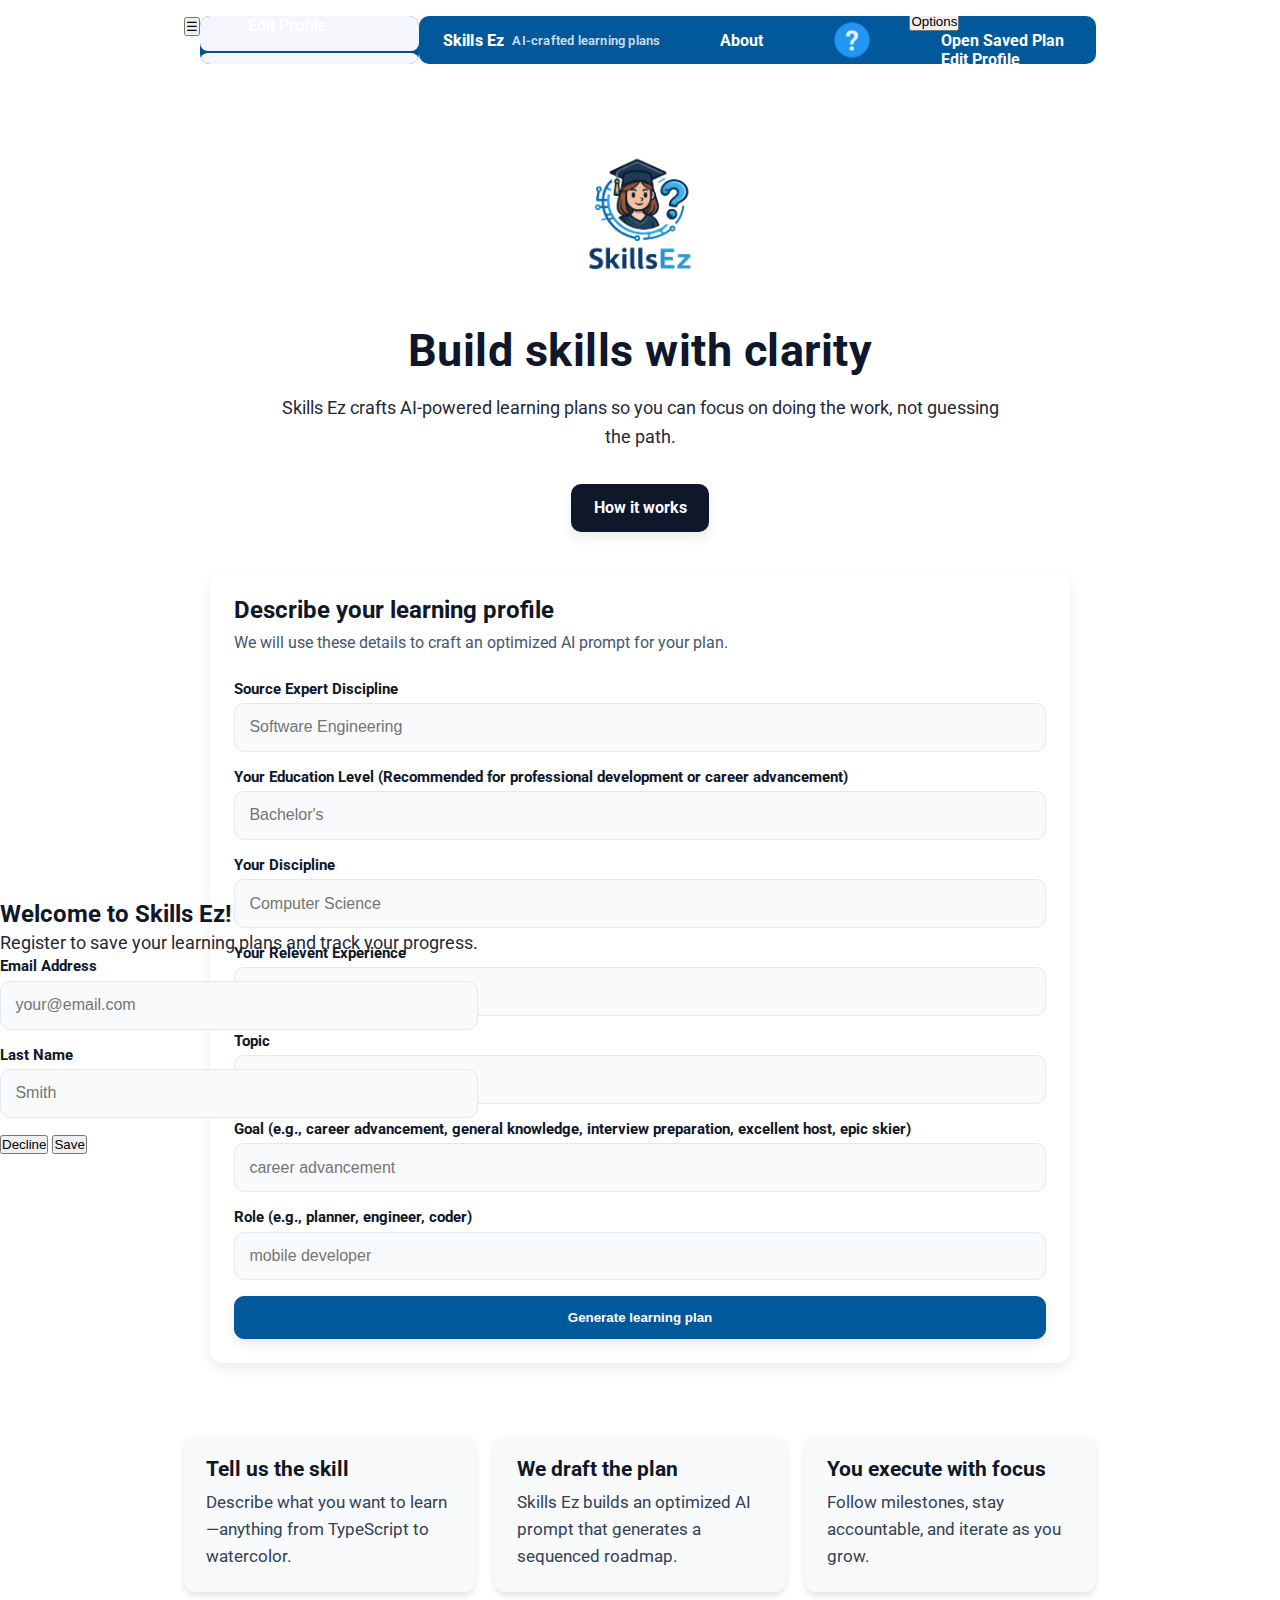
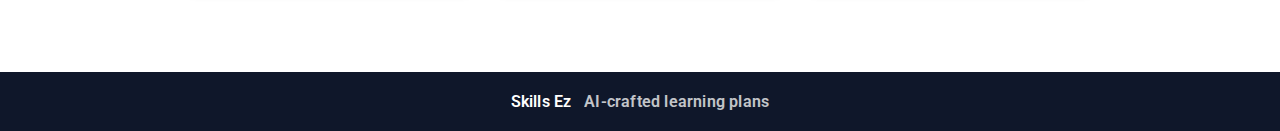
<file: lib/index.html>
<!DOCTYPE html>
<html lang="en">
<head>
    <meta charset="UTF-8">
    <meta name="viewport" content="width=device-width, initial-scale=1.0">
    <title>Skills Ez AI-crafted learning plans</title>
    <link rel="stylesheet" href="styles.css">
    <link href="https://fonts.googleapis.com/css?family=Roboto" rel="stylesheet">
</head>
<body>
    <script>
        // Set environment configuration - change to 'prod' for production
        window.ENVIRONMENT = 'dev'; // 'dev' or 'prod'
    </script>
    <div class="main">
        <header>
            <!--    Mobile Header -->
            <div class="mobile-header" id="mobile-header">
                <button class="hamburger" id="hamburger-toggle">☰</button>
            </div>

            <nav class="navbar-menu" id="navbar-menu">
                <ul>                                
                    <li><a href="#" onclick="viewSavedPlans()">Open Saved Plan</a></li>
                    <li><a href="#" onclick="editProfile()">Edit Profile</a></li>
                    <li><a href="pages/about.html">About</a></li>
                    <li><a href="pages/help.html">Help</a></li>    
                </ul>
            </nav>

            <!-- Desktop Navbar -->
            <nav class="navbar" id="navbar">
                <div class="brand">
                    <span>Skills Ez</span>
                    <small>AI-crafted learning plans</small>
                </div>
                <div><a href="pages/about.html">About</a></div>
                <div><a href="pages/help.html">
                    <img src="assets/images/icons8-help-48.png" alt="Example Website Icon" style="width:42px;height:42px;">
                </a></div>
                <div class="dropdown">
                <button class="dropbtn">Options</button>
                <div class="dropdown-content">
                    <a href="#" onclick="viewSavedPlans()">Open Saved Plan</a>
                    <a href="#" onclick="editProfile()">Edit Profile</a>
                </div>
                </div>
            </nav>
        </header>

        <section class="hero-section">
            <div class="hero">
                <img src="assets/images/logo.svg" width="240" height="180" alt="Skills Ez logo">
                <h1>Build skills with clarity</h1>
                <p>Skills Ez crafts AI-powered learning plans so you can focus on doing the work, not guessing the path.</p>
                <div class="cta">
                    <a href="pages/about.html">How it works</a>
                </div>
            </div>

            <div class="form-card">
                <div class="form-header">
                    <h2>Describe your learning profile</h2>
                    <p>We will use these details to craft an optimized AI prompt for your plan.</p>
                </div>
                <form id="learningForm">
                    <label for="sourceExpertDiscipline">
                        <span>Source Expert Discipline</span>
                        <input type="text" id="sourceExpertDiscipline" name="sourceExpertDiscipline" placeholder="Software Engineering" required>
                    </label>
                    <label for="subjectEducationLevel">
                        <span>Your Education Level (Recommended for professional development or career advancement)</span>
                        <input type="text" id="subjectEducationLevel" name="subjectEducationLevel" placeholder="Bachelor's">
                    </label>
                    <label for="subjectDiscipline">
                        <span>Your Discipline</span>
                        <input type="text" id="subjectDiscipline" name="subjectDiscipline" placeholder="Computer Science" required>
                    </label>
                    <label for="subjectWorkExperience" title="Add your relevant experience with number of years of experience">
                        <span>Your Relevent Experience</span>
                        <input type="text" id="subjectWorkExperience" name="subjectWorkExperience" placeholder="2 years web development" title="Add the relevant experience with number of years (e.g., 2 years web development, Novice skier)" required>
                    </label>
                    <label for="topic">
                        <span>Topic</span>
                        <input type="text" id="topic" name="topic" placeholder="Flutter Development" required>
                    </label>
                    <label for="goal">
                        <span>Goal (e.g., career advancement, general knowledge, interview preparation, excellent host, epic skier)</span>
                        <input type="text" id="goal" name="goal" placeholder="career advancement" required>
                    </label>
                    <label for="role">
                        <span>Role (e.g., planner, engineer, coder)</span>
                        <input type="text" id="role" name="role" placeholder="mobile developer">
                    </label>
                    <button class="submit-btn" type="submit">Generate learning plan</button>
                </form>
            </div>

            <div id="formSubmitError" class="custom-alert error-alert" style="display:none;" >
                <span class="close-btn" onclick="closeAlert('formSubmitError')">&times;</span>
                <h2 id="alertTitle" class="alert-title"></h2>
            </div>

            <div id="formSubmitSuccess" class="custom-alert success-alert" style="display:none;" >
                <span class="close-btn" onclick="closeAlert('formSubmitSuccess')">&times;</span>
                <h2 id="alertTitle" class="alert-title"></h2>
            </div>

            <!-- Learning Plan Results Section -->
            <div id="learningPlanResults" class="learning-plan-results" style="display:none;">
                <div class="results-header">
                    <h2 id="planTopic"></h2>
                    <p id="planMeta"></p>
                    <div class="results-actions">
                        <button class="action-btn save-btn" id="savePlanBtn">
                            <span>💾</span> Save Plan
                        </button>
                        <button class="action-btn print-btn" onclick="printLearningPlan()">
                            <span>🖨️</span> Print Plan
                        </button>
                        <button class="action-btn new-plan-btn" onclick="createNewPlan()">
                            <span>➕</span> New Plan
                        </button>
                    </div>
                </div>
                <div id="planContent" class="plan-content"></div>
            </div>

            <div class="pillars">
                <div class="pillar">
                    <h3>Tell us the skill</h3>
                    <p>Describe what you want to learn—anything from TypeScript to watercolor.</p>
                </div>
                <div class="pillar">
                    <h3>We draft the plan</h3>
                    <p>Skills Ez builds an optimized AI prompt that generates a sequenced roadmap.</p>
                </div>
                <div class="pillar">
                    <h3>You execute with focus</h3>
                    <p>Follow milestones, stay accountable, and iterate as you grow.</p>
                </div>
            </div>
        </section>

        <footer>
            <div class="footer-content">
                <span>Skills Ez</span>
                <span>AI-crafted learning plans</span>
            </div>
        </footer>

    </div>
        <div id="loadingOverlay" class="loading-overlay" style="display:none;">
        <div class="spinner"></div>
        <p>Generating your learning plan...</p>
    </div>

    <!-- Save Plan Name Modal -->
    <div id="savePlanNameModal" class="modal" style="display:none;">
        <div class="modal-content">
            <h2>Save Your Learning Plan</h2>
            <p>Give your learning plan a name for easy reference:</p>
            <form id="savePlanNameForm">
                <label for="planName">
                    <span>Plan Name</span>
                    <input type="text" id="planName" name="planName" placeholder="e.g., Flutter Development - Career Advancement" required>
                </label>
                <div class="modal-actions">
                    <button type="button" class="btn-decline" id="cancelSaveBtn">Cancel</button>
                    <button type="submit" class="btn-save">Save Plan</button>
                </div>
            </form>
        </div>
    </div>

    <!-- Registration Modal -->
    <div id="registrationModal" class="modal" style="display:none;">
        <div class="modal-content">
            <h2>Welcome to Skills Ez!</h2>
            <p>Register to save your learning plans and track your progress.</p>
            <form id="registrationForm">
                <label for="userEmail">
                    <span>Email Address</span>
                    <input type="email" id="userEmail" name="email" placeholder="your@email.com" required>
                </label>
                <label for="userLastName">
                    <span>Last Name</span>
                    <input type="text" id="userLastName" name="lastName" placeholder="Smith" required>
                </label>
                <div class="modal-actions">
                    <button type="button" class="btn-decline" id="declineBtn">Decline</button>
                    <button type="submit" class="btn-save">Save</button>
                </div>
            </form>
        </div>
    </div>

    <!-- Saved Plans Modal -->
    <div id="savedPlansModal" class="modal" style="display:none;">
        <div class="modal-content saved-plans-modal">
            <h2>Select a saved plan to load it</h2>
            <p>Saved Plans for <span id="savedPlansUserEmail" class="savedPlansEmail"></span></p>
            <div id="savedPlansBody">
                <div id="savedPlansList" class="saved-plans-list"></div>
                <div id="savedPlansEmpty" class="saved-plans-empty" style="display:none;">No saved plans found.</div>
                <div id="savedPlansError" class="saved-plans-error" style="display:none;"></div>
            </div>
            <div class="modal-actions">
                <button type="button" class="btn-decline" id="closeSavedPlansBtn">Close</button>
            </div>
        </div>
    </div>

    <!-- Edit Profile Modal -->
    <div id="editProfileModal" class="modal" style="display:none;">
        <div class="modal-content">
            <h2>Edit Profile</h2>
            <form id="editProfileForm">
                <label for="editEmail">
                    <span>Email</span>
                    <input type="email" id="editEmail" name="email" required>
                </label>
                <label for="editLastName">
                    <span>Last Name</span>
                    <input type="text" id="editLastName" name="lastName" required>
                </label>
                <div class="modal-actions">
                    <button type="submit" class="btn-confirm">Save Changes</button>
                    <button type="button" class="btn-decline" id="closeEditProfileBtn">Cancel</button>
                </div>
            </form>
        </div>
    </div>

    <!-- Debug: Manual trigger button (remove in production) 
    <button id="debugShowRegistration" style="position: fixed; bottom: 10px; right: 10px; z-index: 3000; padding: 10px; background: #01589B; color: white; border: none; border-radius: 5px; cursor: pointer;">
        Show Registration
    </button>
    -->

    <script src="main.js"></script>
    <script>
        // Debug button handler
        document.addEventListener('DOMContentLoaded', function() {
            const debugBtn = document.getElementById('debugShowRegistration');
            if (debugBtn) {
                debugBtn.addEventListener('click', function() {
                    console.log('Debug button clicked');
                    showRegistrationModal();
                });
            }
        });
    </script>
</body>
</html>
</file>
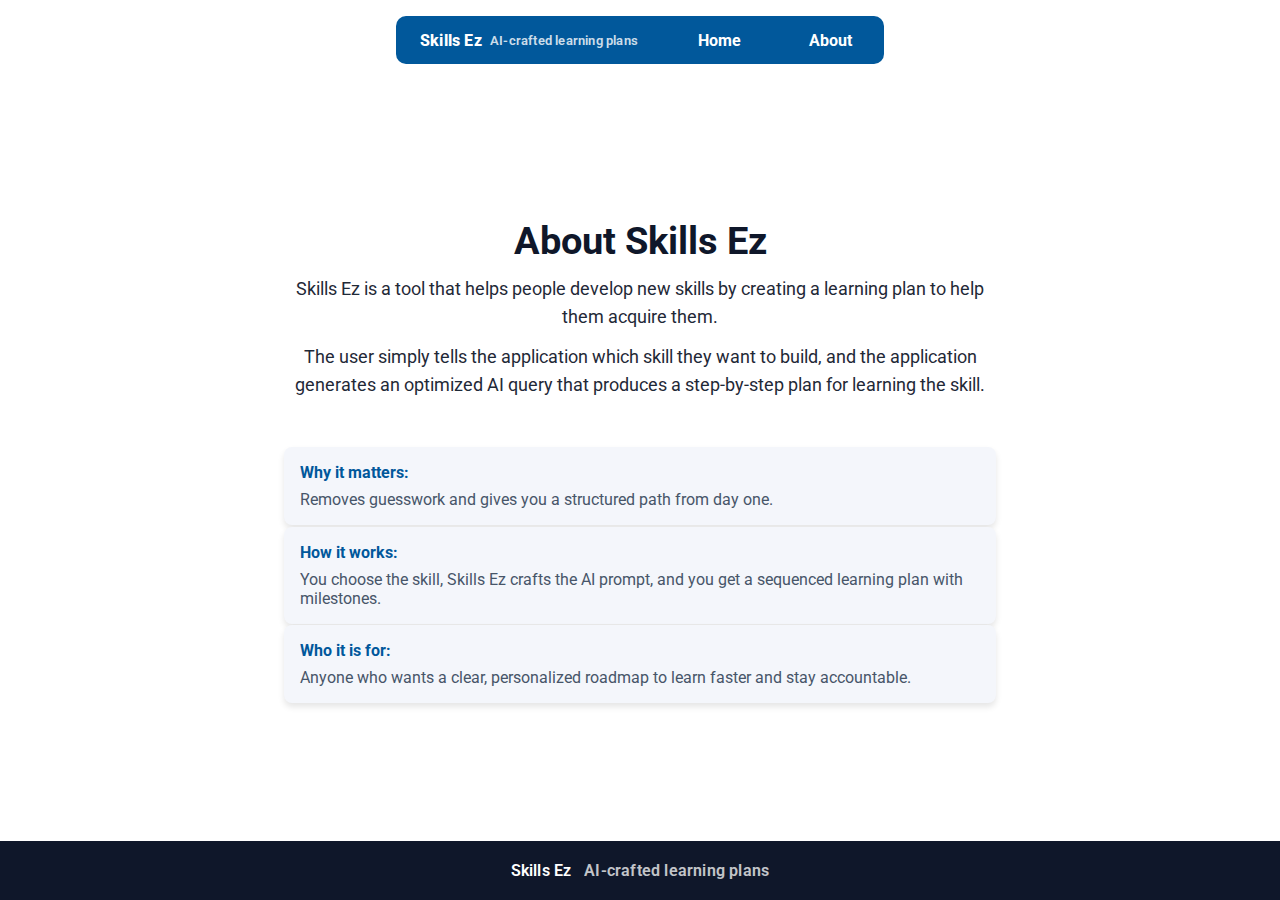
<file: lib/about.html>
<!DOCTYPE html>
<html lang="en">
<head>
    <meta charset="UTF-8">
    <meta name="viewport" content="width=device-width, initial-scale=1.0">
    <title>About Skills Ez</title>
    <link rel="stylesheet" href="styles.css">
    <link href="https://fonts.googleapis.com/css?family=Roboto" rel="stylesheet">
</head>
<body>
    <div class="main">
        <header>
            <nav>
                <div class="brand">
                    <span>Skills Ez</span>
                    <small>AI-crafted learning plans</small>
                </div>
                <div><a href="/">Home</a></div>
                <div><a href="/about.html">About</a></div>
            </nav>
        </header>

        <section class="about-section">
            <div class="about-hero">
                <h1>About Skills Ez</h1>
                <p>Skills Ez is a tool that helps people develop new skills by creating a learning plan to help them acquire them.</p>
                <p>The user simply tells the application which skill they want to build, and the application generates an optimized AI query that produces a step-by-step plan for learning the skill.</p>
            </div>
            <ul>
                <li>
                    <strong>Why it matters:</strong>
                    <span>Removes guesswork and gives you a structured path from day one.</span>
                </li>
                <li>
                    <strong>How it works:</strong>
                    <span>You choose the skill, Skills Ez crafts the AI prompt, and you get a sequenced learning plan with milestones.</span>
                </li>
                <li>
                    <strong>Who it is for:</strong>
                    <span>Anyone who wants a clear, personalized roadmap to learn faster and stay accountable.</span>
                </li>
            </ul>
        </section>

        <footer>
            <div class="footer-content">
                <span>Skills Ez</span>
                <span>AI-crafted learning plans</span>
            </div>
        </footer>
    </div>
</body>
</html>
</file>
<file: lib/styles.css>
/* Global Styles */
:root {
    --primary-color: #01589B;
    --dark-color: #0f172a;
    --light-bg: #f8fafc;
    --border-color: #e2e8f0;
    --text-primary: #0f172a;
    --text-secondary: #475569;
    --text-muted: #334155;
    --text-light: #1f2937;
    --shadow-sm: 0 4px 6px rgba(0, 0, 0, 0.1);
    --shadow-md: 0 6px 12px rgba(0, 0, 0, 0.08);
    --shadow-lg: 0 8px 14px rgba(0, 0, 0, 0.1);
}

* {
    margin: 0;
    padding: 0;
    box-sizing: border-box;
}

html, body {
    width: 100%;
    min-height: 100vh;
    font-family: 'Roboto', sans-serif;
    color: var(--text-primary);
}

body {
    background-color: #fff;
}

h1 {
    margin: 0;
    font-size: 4rem;
}

h2 {
    color: var(--dark-color);
    font-size: 1.5rem;
}

h3 {
    color: var(--dark-color);
    font-size: 1.3rem;
}

p {
    font-size: 1.15rem;
    line-height: 1.6em;
    color: var(--text-light);
}

/* Main Layout */
.main {
    display: flex;
    height: 100vh;
    flex-direction: column;
}

section {
    display: flex;
    flex-direction: column;
    justify-content: center;
    align-items: center;
    flex: 1;
}

/* Header & Navigation */
header {
    display: flex;
    padding: 1em;
    justify-content: center;
}

nav {
    display: flex;
    height: 3em;
    border-radius: 10px;
    overflow: clip;
    align-items: center;
    gap: 0.25em;
    justify-content: center;
    background-color: var(--primary-color);
}

.brand {
    display: flex;
    padding: 0 1.5em;
    align-items: center;
    gap: 0.5em;
    color: #fff;
    font-weight: 800;
    letter-spacing: 0.2px;
}

.brand small {
    font-size: 0.8rem;
    opacity: 0.8;
    font-weight: 600;
}

nav a {
    display: flex;
    height: 100%;
    padding: 0 2em;
    align-items: center;
    color: #fff;
    font-weight: 700;
    text-decoration: none;
    transition: background-color 0.2s;
}

nav a:hover {
    background-color: rgba(0, 0, 0, 0.2);
}

/* Hero Section */
.hero-section {
    padding: 3em 1.5em;
    gap: 2.5em;
}

.hero {
    display: flex;
    flex-direction: column;
    align-items: center;
    gap: 1em;
    max-width: 720px;
    text-align: center;
}

.hero h1 {
    font-size: 2.8rem;
    letter-spacing: 0.5px;
}

.hero p {
    font-size: 1.15rem;
    line-height: 1.6em;
    color: var(--text-light);
}

.cta {
    display: flex;
    gap: 1em;
    flex-wrap: wrap;
    justify-content: center;
    margin-top: 1em;
}

.cta a {
    display: inline-flex;
    padding: 0.9em 1.4em;
    border-radius: 10px;
    box-shadow: var(--shadow-md);
    color: #fff;
    font-weight: 700;
    text-decoration: none;
    background-color: var(--primary-color);
    transition: opacity 0.2s;
}

.cta a:last-child {
    background-color: var(--dark-color);
}

.cta a:hover {
    opacity: 0.9;
}

/* Form Card */
.form-card {
    width: 100%;
    max-width: 860px;
    display: flex;
    flex-direction: column;
    gap: 1.5em;
    padding: 1.5em;
    border-radius: 14px;
    background-color: #fff;
    box-shadow: var(--shadow-md);
}

.form-header {
    display: flex;
    flex-direction: column;
    gap: 0.4em;
    text-align: left;
}

.form-header p {
    color: var(--text-secondary);
    font-size: 1rem;
}

form {
    display: grid;
    grid-template-columns: 1fr;
    gap: 1em;
}

@media (max-width: 900px) {
    form {
        grid-template-columns: 1fr;
    }
}

label {
    display: flex;
    flex-direction: column;
    gap: 0.35em;
    font-weight: 700;
    color: var(--text-primary);
    font-size: 0.95rem;
}

label span {
    font-weight: 700;
}

input {
    padding: 0.9em;
    border-radius: 10px;
    border: 1px solid var(--border-color);
    background-color: var(--light-bg);
    font-size: 1rem;
    outline: none;
    transition: all 0.2s;
}

input:focus {
    background-color: #fff;
    border-color: var(--primary-color);
    border-width: 2px;
}

.submit-btn {
    padding: 0.95em;
    background-color: var(--primary-color);
    color: #fff;
    font-weight: 800;
    border: 1px solid var(--primary-color);
    border-radius: 10px;
    cursor: pointer;
    box-shadow: var(--shadow-md);
    transition: opacity 0.2s;
}

.submit-btn:hover {
    opacity: 0.92;
}

/* Pillars Section */
.pillars {
    display: grid;
    gap: 1.2em;
    width: 100%;
    max-width: 960px;
    grid-template-columns: repeat(3, 1fr);
    padding: 2em 1.5em;
}

@media (max-width: 900px) {
    .pillars {
        grid-template-columns: 1fr;
    }
}

.pillar {
    padding: 1.4em;
    text-align: left;
    border-radius: 12px;
    background-color: var(--light-bg);
    box-shadow: var(--shadow-sm);
    display: flex;
    flex-direction: column;
    gap: 0.5em;
}

.pillar h3 {
    color: var(--dark-color);
    font-size: 1.3rem;
}

.pillar p {
    color: var(--text-muted);
    font-size: 1.05rem;
    line-height: 1.6em;
}

/* About Section */
.about-section {
    padding: 2em 1.5em;
    max-width: 760px;
    margin: 0 auto;
    gap: 1.5em;
}

.about-hero {
    display: flex;
    flex-direction: column;
    gap: 0.75em;
    text-align: center;
}

.about-hero h1 {
    font-size: 2.4rem;
}

.about-hero p {
    font-size: 1.1rem;
    line-height: 1.6em;
}

ul {
    margin: 1.5em 0 0 0;
    padding: 0;
    list-style: none;
    display: flex;
    flex-direction: column;
    gap: 0.1em;
    width: 100%;
}

li {
    padding: 1em;
    border-radius: 8px;
    box-shadow: var(--shadow-sm);
    background-color: #f4f6fb;
    display: flex;
    flex-direction: column;
    gap: 0.5em;
}

li strong {
    color: var(--primary-color);
}

li span {
    color: var(--text-secondary);
}

/* Footer */
footer {
    display: flex;
    padding: 1.25em 1em;
    justify-content: center;
    color: #fff;
    background-color: var(--dark-color);
}

.footer-content {
    display: flex;
    gap: 0.8em;
    font-weight: 600;
    letter-spacing: 0.2px;
    align-items: center;
}

.footer-content span:last-child {
    opacity: 0.75;
}

/* Responsive Design */
@media (max-width: 780px) {
    h1 {
        font-size: 2.4rem;
    }

    .hero {
        max-width: 100%;
    }

    .form-card {
        max-width: 100%;
    }

    .pillars {
        max-width: 100%;
        padding: 1em;
    }
}
</file>
